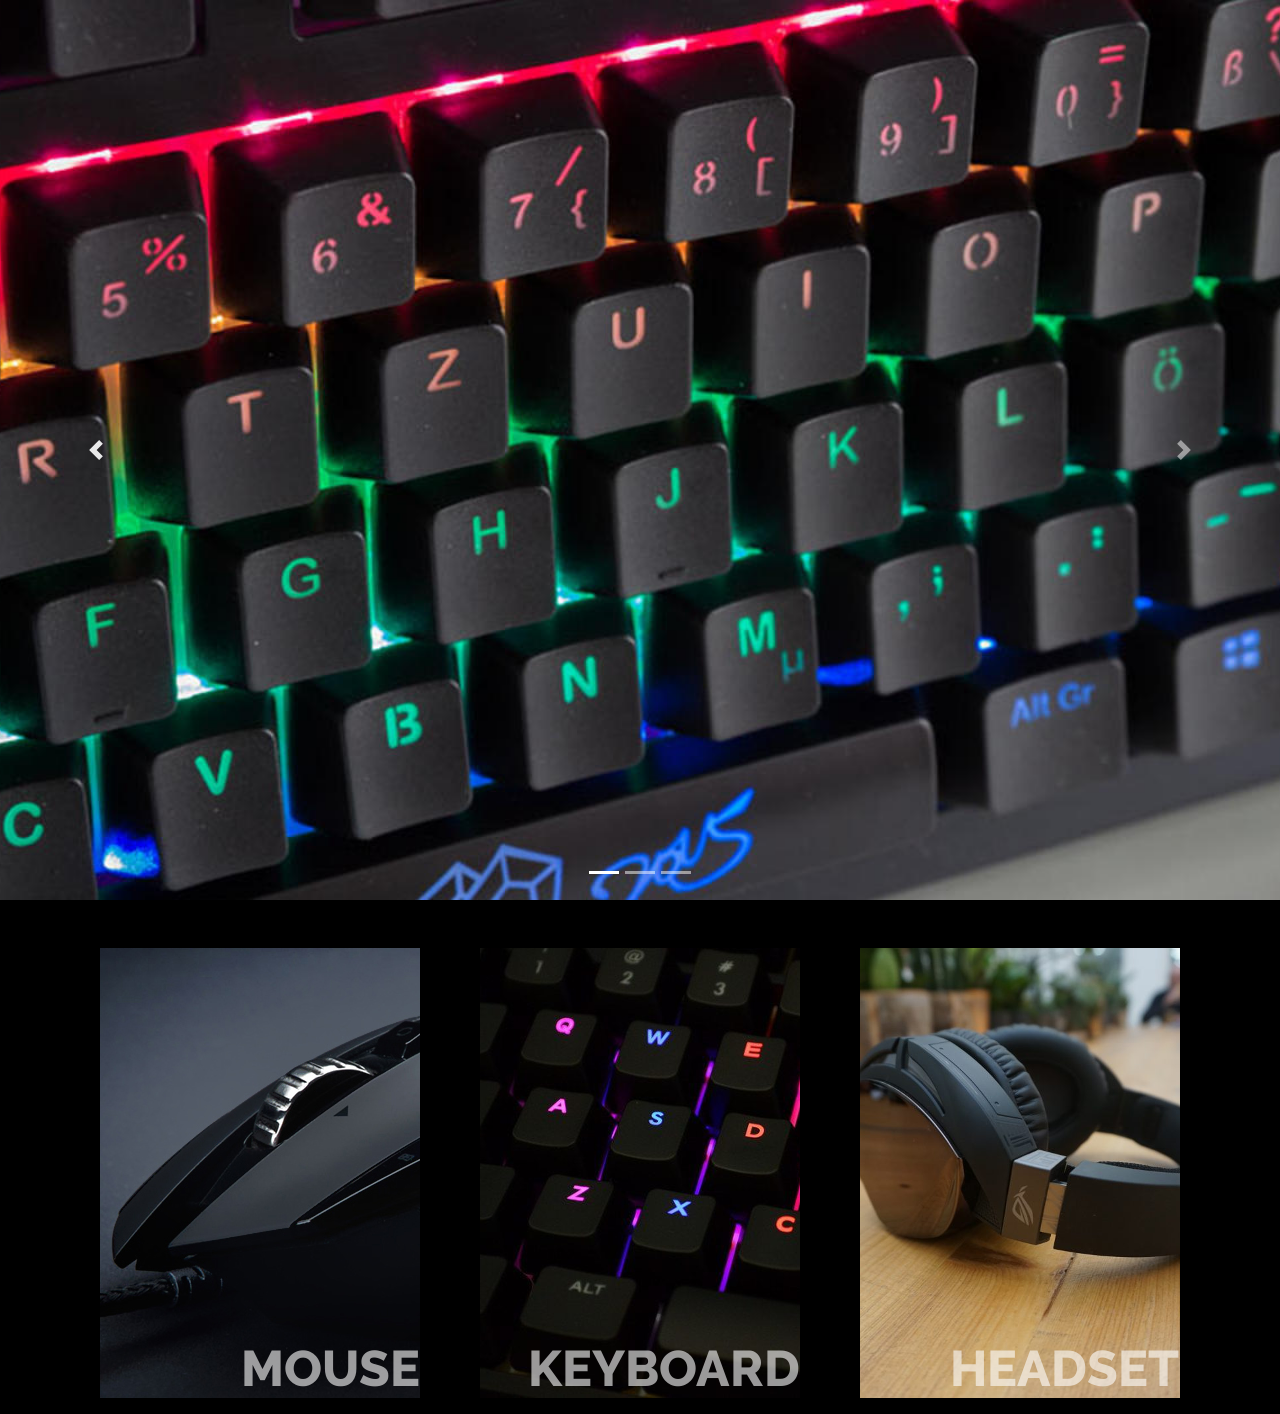
<file: index.html>
<!DOCTYPE html>
<html>

<head>
    <title>GGWP</title>
    <script src="https://code.jquery.com/jquery-3.3.1.js" integrity="sha256-2Kok7MbOyxpgUVvAk/HJ2jigOSYS2auK4Pfzbm7uH60=" crossorigin="anonymous"></script>
    <link rel="stylesheet" href="https://maxcdn.bootstrapcdn.com/bootstrap/4.0.0/css/bootstrap.min.css" integrity="sha384-Gn5384xqQ1aoWXA+058RXPxPg6fy4IWvTNh0E263XmFcJlSAwiGgFAW/dAiS6JXm"
        crossorigin="anonymous">
    <script src="https://maxcdn.bootstrapcdn.com/bootstrap/4.0.0/js/bootstrap.min.js" integrity="sha384-JZR6Spejh4U02d8jOt6vLEHfe/JQGiRRSQQxSfFWpi1MquVdAyjUar5+76PVCmYl"
        crossorigin="anonymous"></script>
    <link href="https://use.fontawesome.com/releases/v5.0.8/css/all.css" rel="stylesheet">
    <link href="https://fonts.googleapis.com/css?family=Raleway" rel="stylesheet">
    <script src="scripts/header_footer.js"></script>
    <link rel="stylesheet" href="styles/main.css">
    <link rel="stylesheet" href="styles/index.css">
</head>

<body>
    <div id="header"></div>
    <div id="homeCarousel" class="carousel slide" data-ride="carousel">
        <!-- Indicators -->
        <ol class="carousel-indicators">
            <li data-target="#homeCarousel" data-slide-to="0" class="active"></li>
            <li data-target="#homeCarousel" data-slide-to="1"></li>
            <li data-target="#homeCarousel" data-slide-to="2"></li>
        </ol>
        <!-- Content -->
        <div class="carousel-inner">
            <div class="carousel-item active">
                <div class="carousel-img" style="background-image: url('images/slide/s1.jpg')"></div>
            </div>
            <div class="carousel-item">
                <div class="carousel-img" style="background-image: url('images/slide/s2.jpg')"></div>
            </div>
            <div class="carousel-item">
                <div class="carousel-img" style="background-image: url('images/slide/s3.jpg')"></div>
            </div>
        </div>
        <!-- Controls -->
        <a class="carousel-control-prev" href="#homeCarousel" role="button" data-slide="prev">
            <span class="carousel-control-prev-icon"></span>
            <span class="sr-only">Previous</span>
        </a>
        <a class="carousel-control-next" href="#homeCarousel" role="button" data-slide="next">
            <span class="carousel-control-next-icon"></span>
            <span class="sr-only">Next</span>
        </a>
    </div>
    <div></div>
    <div class="container mt-5 mb-5">
        <div class="row text-center">
            <div class="col-md-4 col-12 pb-3">
                <a href="products.html?category=Mouse">
                    <img src="images/home/mouse.png">
                </a>
            </div>
            <div class="col-md-4 col-12 pb-3">
                <a href="products.html?category=Keyboard">
                    <img src="images/home/keyboard.png">
                </a>
            </div>
            <div class="col-md-4 col-12 pb-3">
                <a href="products.html?category=Headset">
                    <img src="images/home/headset.png">
                </a>
            </div>
        </div>
    </div>
    <div id="footer"></div>
</body>

</html>
</file>
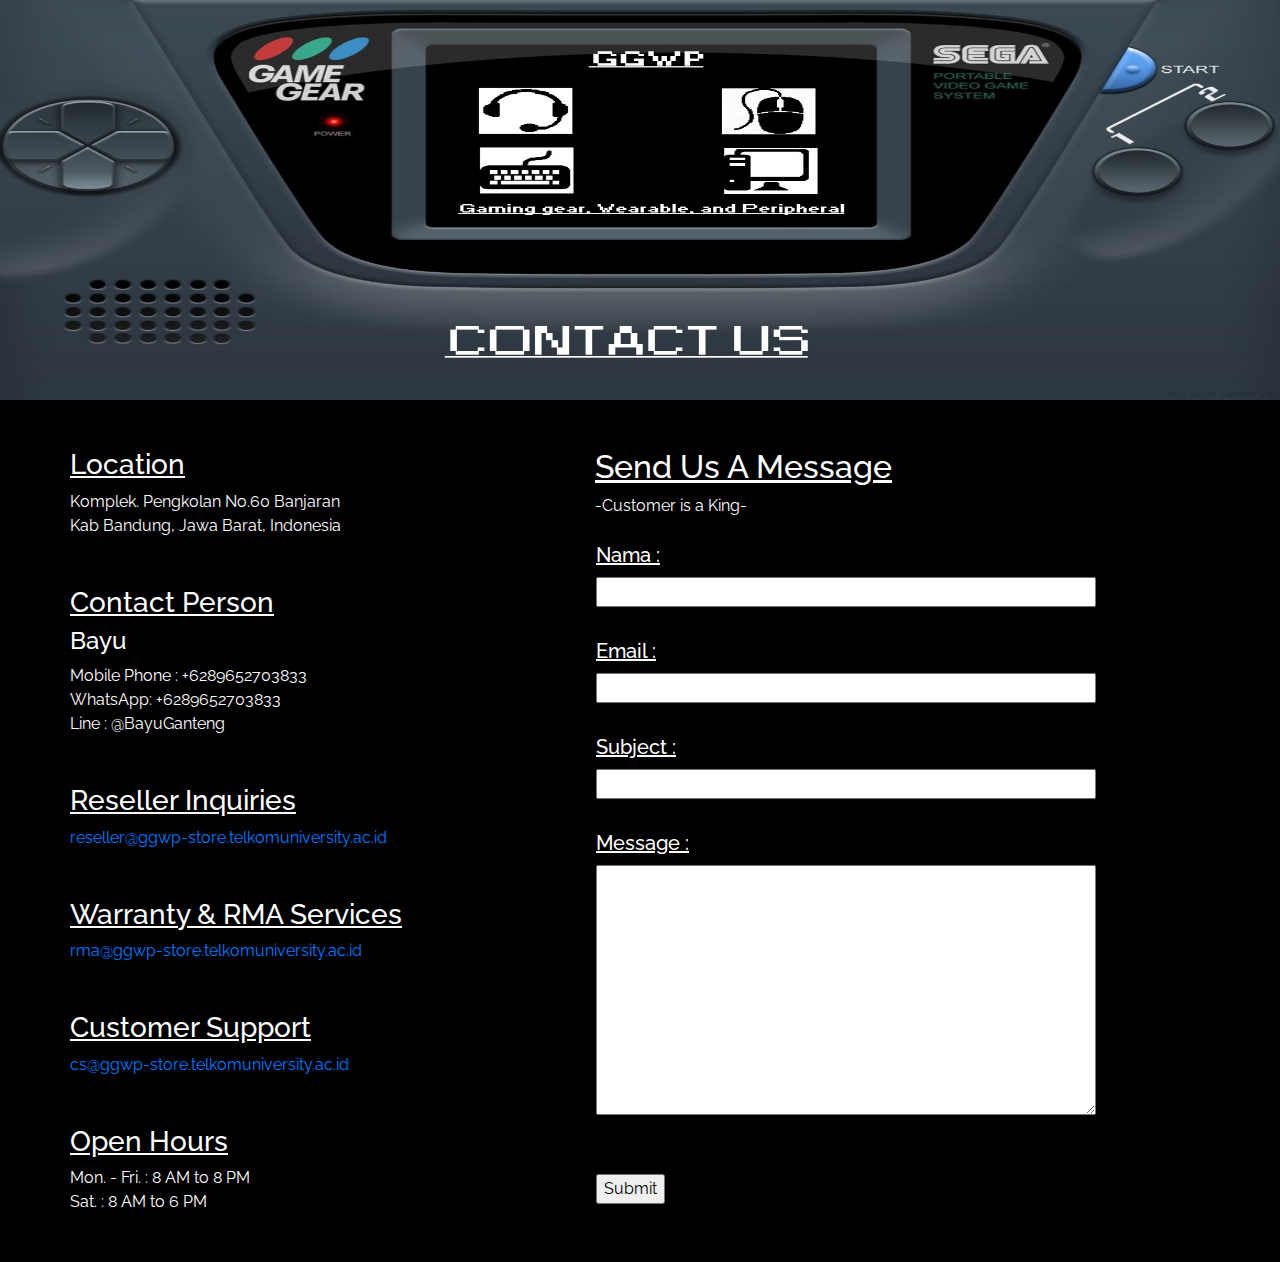
<file: contacts.html>
<!DOCTYPE html>
<html>

<head>
    <title>GGWP</title>
    <script src="https://code.jquery.com/jquery-3.3.1.js" integrity="sha256-2Kok7MbOyxpgUVvAk/HJ2jigOSYS2auK4Pfzbm7uH60=" crossorigin="anonymous"></script>
    <link rel="stylesheet" href="https://maxcdn.bootstrapcdn.com/bootstrap/4.0.0/css/bootstrap.min.css" integrity="sha384-Gn5384xqQ1aoWXA+058RXPxPg6fy4IWvTNh0E263XmFcJlSAwiGgFAW/dAiS6JXm"
        crossorigin="anonymous">
    <script src="https://maxcdn.bootstrapcdn.com/bootstrap/4.0.0/js/bootstrap.min.js" integrity="sha384-JZR6Spejh4U02d8jOt6vLEHfe/JQGiRRSQQxSfFWpi1MquVdAyjUar5+76PVCmYl"
        crossorigin="anonymous"></script>
    <link href="https://use.fontawesome.com/releases/v5.0.8/css/all.css" rel="stylesheet">
    <link href="https://fonts.googleapis.com/css?family=Raleway" rel="stylesheet">
    <script src="scripts/header_footer.js"></script>
    <link rel="stylesheet" href="styles/main.css">
    <link rel="stylesheet" href="styles/contacts.css">
</head>

<body>
    <div id="header"></div>
    <div class="row">
        <img class="bg1" src="images/contacts/bg1.jpg">
    </div>
    <div class="container mt-5 mb-5">
        <div class="row">
            <!--Konten-->
            <div class="col-lg-5">
                <!--Konten Kiri-->
                <div class="row">
                    <h3>
                        <u>Location</u>
                    </h3>
                </div>
                <div class="row">
                    Komplek. Pengkolan No.60 Banjaran
                    <br> Kab Bandung, Jawa Barat, Indonesia
                </div>
                <br>
                <br>
                <div class="row">
                    <h3>
                        <u>Contact Person</u>
                    </h3>
                </div>
                <div class="row">
                    <h4>Bayu</h4>
                </div>
                <div class="row">
                    Mobile Phone : +6289652703833
                </div>
                <div class="row">
                    WhatsApp: +6289652703833
                </div>
                <div class="row">
                    Line : @BayuGanteng
                </div>
                <br>
                <br>
                <div class="row">
                    <h3>
                        <u>Reseller Inquiries</u>
                    </h3>
                </div>
                <div class="row">
                    <a href="#">reseller@ggwp-store.telkomuniversity.ac.id</a>
                </div>
                <br>
                <br>
                <div class="row">
                    <h3>
                        <u>Warranty & RMA Services</u>
                    </h3>
                </div>
                <div class="row">
                    <a href="#">rma@ggwp-store.telkomuniversity.ac.id</a>
                </div>
                <br>
                <br>
                <div class="row">
                    <h3>
                        <u>Customer Support</u>
                    </h3>
                </div>
                <div class="row">
                    <a href="#">cs@ggwp-store.telkomuniversity.ac.id</a>
                </div>
                <br>
                <br>
                <div class="row">
                    <h3>
                        <u>Open Hours</u>
                    </h3>
                </div>
                <div class="row">
                    Mon. - Fri. : 8 AM to 8 PM
                </div>
                <div class="row">
                    Sat. : 8 AM to 6 PM
                </div>
            </div>
            <div class="col-lg-7" id="kanan">
                <!--Konten Kanan-->
                <h2>
                    <u>Send Us A Message</u>
                </h2>
                -Customer is a King-
                <br>
                <br>
                <table>
                    <form>
                        <tr>
                            <td>
                                <h5>
                                    <u>Nama : </u>
                                </h5>
                            </td>
                        </tr>
                        <tr>
                            <td>
                                <input type="text" class="ipt1">
                            </td>
                        </tr>
                        <tr>
                            <td>
                                <h5>
                                    <u>Email : </u>
                                </h5>
                            </td>
                        </tr>
                        <tr>
                            <td>
                                <input type="text" class="ipt1">
                            </td>
                        </tr>
                        <tr>
                            <td>
                                <h5>
                                    <u>Subject : </u>
                                </h5>
                            </td>
                        </tr>
                        <tr>
                            <td>
                                <input type="text" class="ipt1">
                            </td>
                        </tr>
                        <tr>
                            <td>
                                <h5>
                                    <u>Message : </u>
                                </h5>
                            </td>
                        </tr>
                        <tr>
                            <td>
                                <textarea class="ipt2"></textarea>
                            </td>
                        </tr>
                        <tr>
                            <td>
                                <input type="button" class="submit" value="Submit">
                            </td>
                        </tr>
                    </form>
                </table>
            </div>
        </div>
    </div>
    <div id="footer"></div>
</body>

</html>
</file>
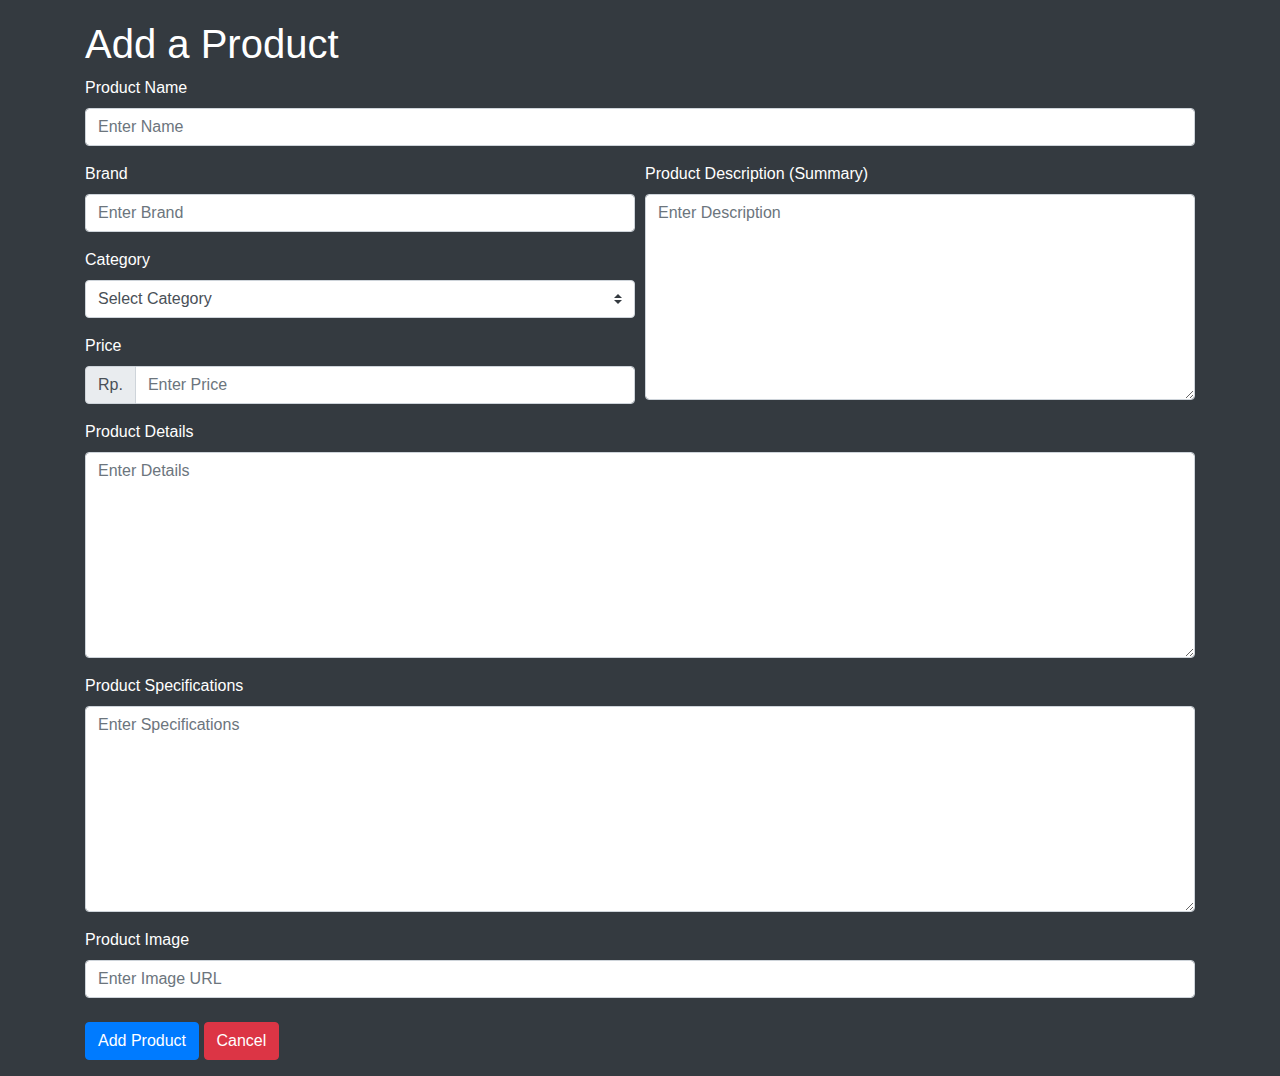
<file: product_manager_add.html>
<!DOCTYPE html>
<html>

<head>
    <title>GGWP | Add a Product</title>
    <script src="https://code.jquery.com/jquery-3.3.1.js" integrity="sha256-2Kok7MbOyxpgUVvAk/HJ2jigOSYS2auK4Pfzbm7uH60=" crossorigin="anonymous"></script>
    <link rel="stylesheet" href="https://maxcdn.bootstrapcdn.com/bootstrap/4.0.0/css/bootstrap.min.css" integrity="sha384-Gn5384xqQ1aoWXA+058RXPxPg6fy4IWvTNh0E263XmFcJlSAwiGgFAW/dAiS6JXm"
        crossorigin="anonymous">
    <script src="https://maxcdn.bootstrapcdn.com/bootstrap/4.0.0/js/bootstrap.min.js" integrity="sha384-JZR6Spejh4U02d8jOt6vLEHfe/JQGiRRSQQxSfFWpi1MquVdAyjUar5+76PVCmYl"
        crossorigin="anonymous"></script>
    <script src="Scripts/insert-product.js"></script>
    <link rel="stylesheet" href="product_manager.css">
</head>

<body class="bg-dark text-white">
    <div class="container">
        <h1>Add a Product</h1>
        <form class="mb-3">
            <div class="form-group">
                <label for="productNameInput">Product Name</label>
                <input type="text" class="form-control" id="productNameInput" placeholder="Enter Name">
            </div>
            <div class="form-row">
                <div class="col-md-6 col-xs-12">
                    <div class="form-group">
                        <label for="brandInput">Brand</label>
                        <input type="text" class="form-control" id="brandInput" placeholder="Enter Brand">
                    </div>
                    <div class="form-group">
                        <label for="categoryInput">Category</label>
                        <select class="custom-select" id="categoryInput">
                            <option value="0" selected>Select Category</option>
                            <option value="Keyboard">Keyboard</option>
                            <option value="Mouse">Mouse</option>
                            <option value="Gamepad">Gamepad</option>
                            <option value="Headset">Headset</option>
                            <option value="Accessories">Accessories</option>
                            <option value="Miscellaneous">Miscellaneous</option>
                        </select>
                    </div>
                    <div class="form-group">
                        <label for="priceInput">Price</label>
                        <div class="input-group">
                            <div class="input-group-prepend">
                                <span class="input-group-text">Rp.</span>
                            </div>
                            <input type="number" class="form-control" id="priceInput" placeholder="Enter Price">
                        </div>
                    </div>
                </div>
                <div class="form-group col-md-6 col-xs-12">
                    <label for="descriptionInput">Product Description (Summary)</label>
                    <textarea class="form-control" id="descriptionInput" rows="8" placeholder="Enter Description"></textarea>
                </div>
            </div>
            <div class="form-group">
                <label for="detailsInput">Product Details</label>
                <textarea class="form-control" id="detailsInput" rows="8" placeholder="Enter Details"></textarea>
            </div>
            <div class="form-group">
                <label for="specificationsInput">Product Specifications</label>
                <textarea class="form-control" id="specificationsInput" rows="8" placeholder="Enter Specifications"></textarea>
            </div>
            <div class="form-group">
                <label for="imagesInput">Product Image</label>
                <input type="url" class="form-control" id="imagesInput" placeholder="Enter Image URL">
            </div>
            <button type="button" class="btn btn-primary mt-2" onclick="addBarang()">Add Product</button>
            <a href="product_manager.html"><button type="button" class="btn btn-danger mt-2">Cancel</button></a>
        </form>
    </div>
</body>

</html>
</file>
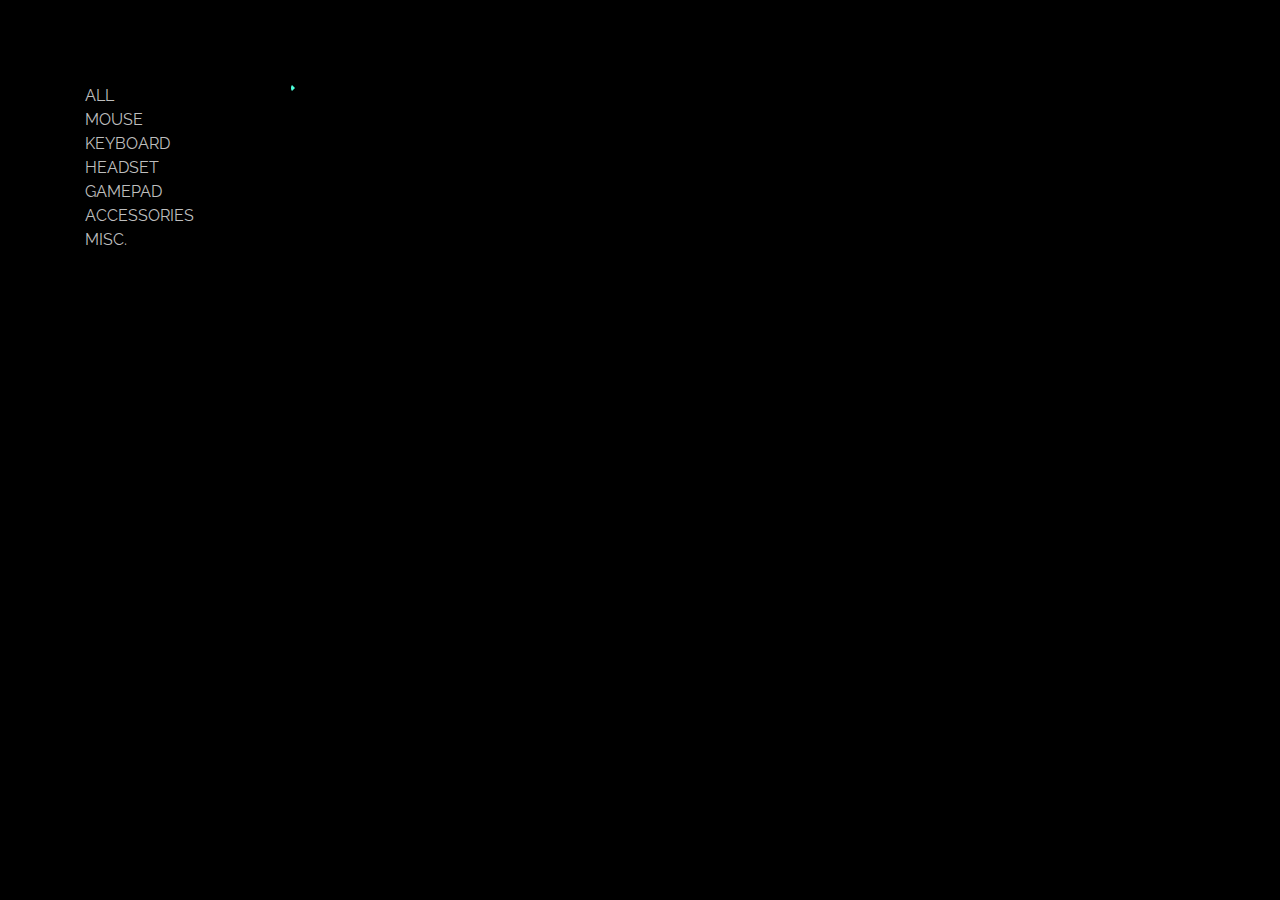
<file: products.html>
<!DOCTYPE html>
<html>

<head>
    <title>GGWP</title>
    <script src="https://code.jquery.com/jquery-3.3.1.js" integrity="sha256-2Kok7MbOyxpgUVvAk/HJ2jigOSYS2auK4Pfzbm7uH60=" crossorigin="anonymous"></script>
    <link rel="stylesheet" href="https://maxcdn.bootstrapcdn.com/bootstrap/4.0.0/css/bootstrap.min.css" integrity="sha384-Gn5384xqQ1aoWXA+058RXPxPg6fy4IWvTNh0E263XmFcJlSAwiGgFAW/dAiS6JXm"
        crossorigin="anonymous">
    <script src="https://maxcdn.bootstrapcdn.com/bootstrap/4.0.0/js/bootstrap.min.js" integrity="sha384-JZR6Spejh4U02d8jOt6vLEHfe/JQGiRRSQQxSfFWpi1MquVdAyjUar5+76PVCmYl"
        crossorigin="anonymous"></script>
    <link href="https://use.fontawesome.com/releases/v5.0.8/css/all.css" rel="stylesheet">
    <link href="https://fonts.googleapis.com/css?family=Raleway" rel="stylesheet">
    <link rel="stylesheet" href="styles/perels.css">
    <link rel="stylesheet" href="styles/main.css">
    <link href="https://use.fontawesome.com/releases/v5.0.8/css/all.css" rel="stylesheet">
    <link href="https://fonts.googleapis.com/css?family=Raleway" rel="stylesheet">
    <script src="plugins/number-format/jquery.number.js"></script>
    <script src="scripts/header_footer.js"></script>
    <script src="scripts/products.js"></script>
</head>

<body>
    <div id="header"></div>
    <div class="container mb-5" style="margin-top:84px;">
        <div class="row">
            <div class="col-md-2 col-xs-12">
                <ul class="list-group justify-content-center" style="list-style:none;">
                    <li class="button bg-transparent" onclick="filter('none')"><a href="#" class="list-text">ALL</a></li>
                    <li class="button bg-transparent" onclick="filter('Mouse')"><a href="#" class="list-text">MOUSE</a></li>
                    <li class="button bg-transparent" onclick="filter('Keyboard')"><a href="#" class="list-text">KEYBOARD</a></li>
                    <li class="button bg-transparent" onclick="filter('Headset')"><a href="#" class="list-text">HEADSET</a></li>
                    <li class="button bg-transparent" onclick="filter('Gamepad')"><a href="#" class="list-text">GAMEPAD</a></li>
                    <li class="button bg-transparent" onclick="filter('Accessories')"><a href="#" class="list-text">ACCESSORIES</a></li>
                    <li class="button bg-transparent" onclick="filter('Miscellaneous')"><a href="#" class="list-text">MISC.</a></li>
                </ul>
            </div>
            <div class="col-md-10 col-xs-12">
                <div class="card cardp">
                    <div class="row" id="productsRow">
                    </div>
                </div>
            </div>                       
        </div>
    </div>
    <div id="footer"></div>
</body>

</html>
</file>
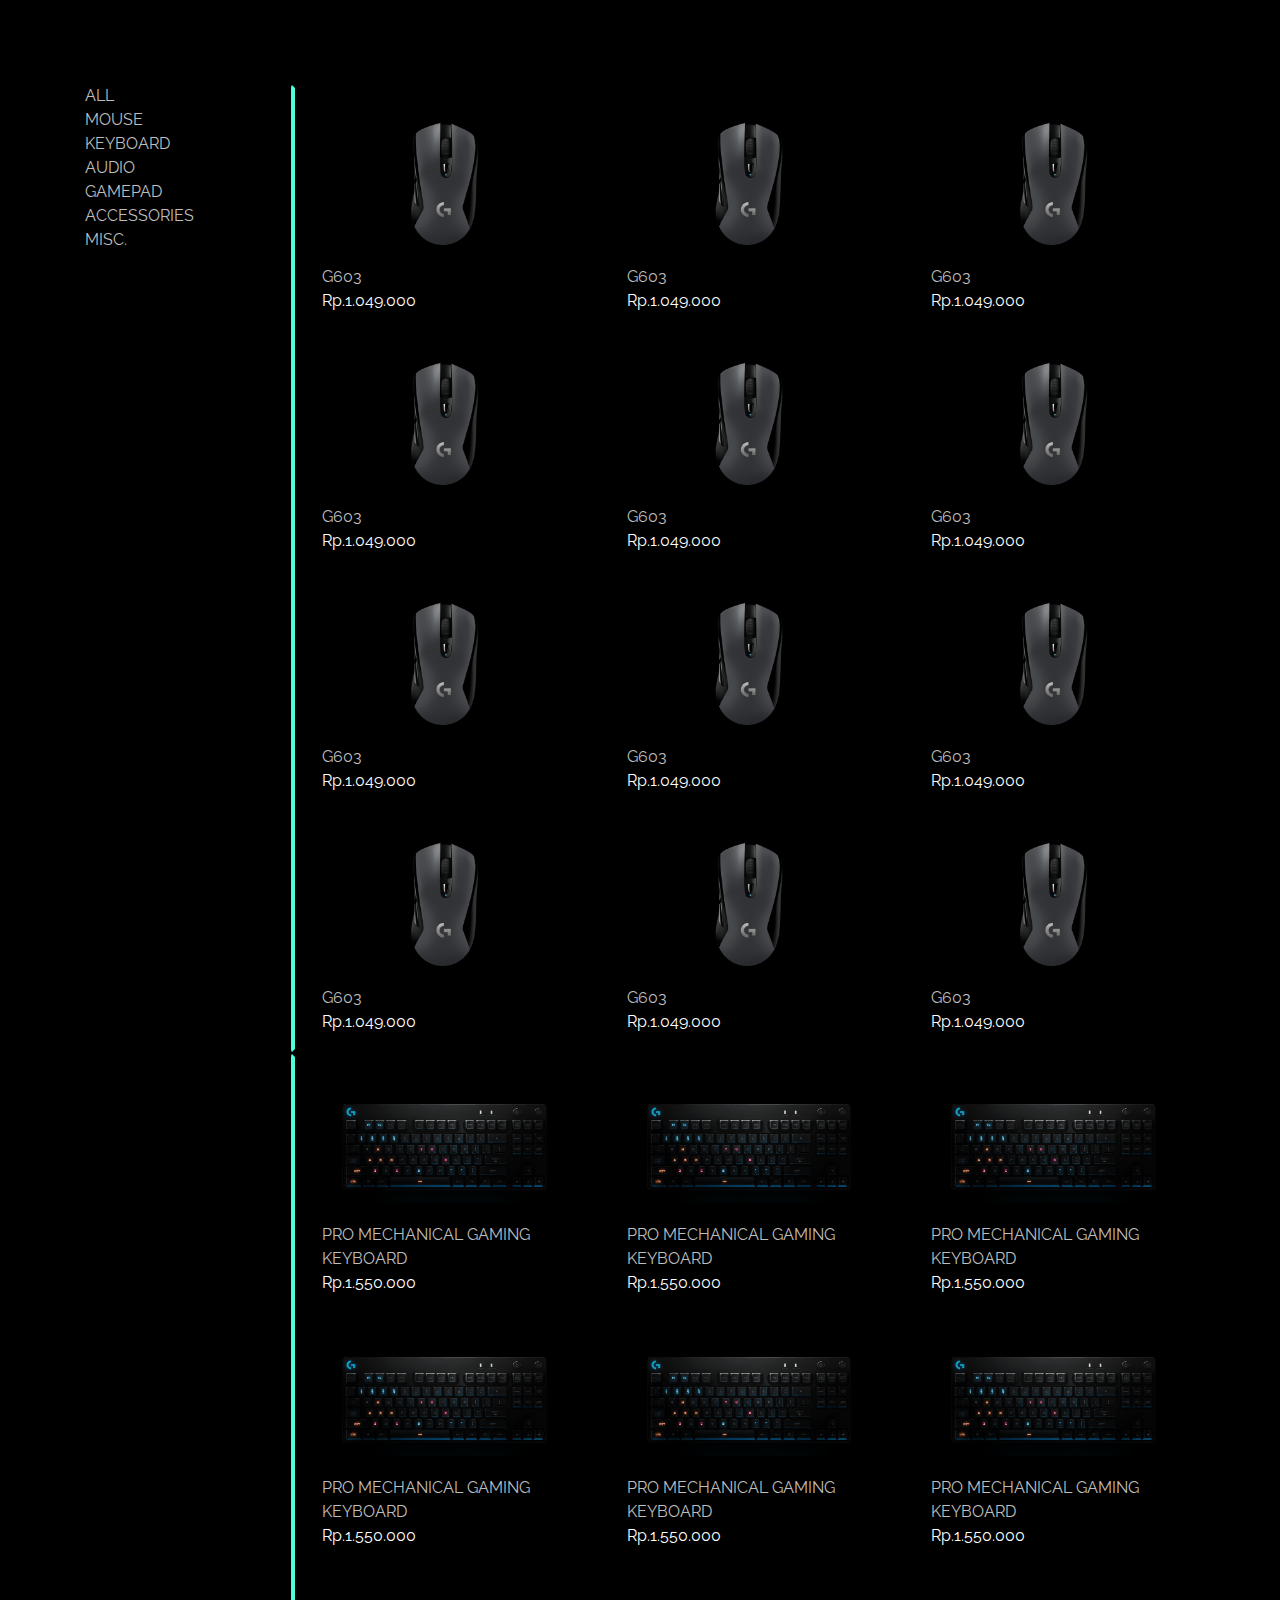
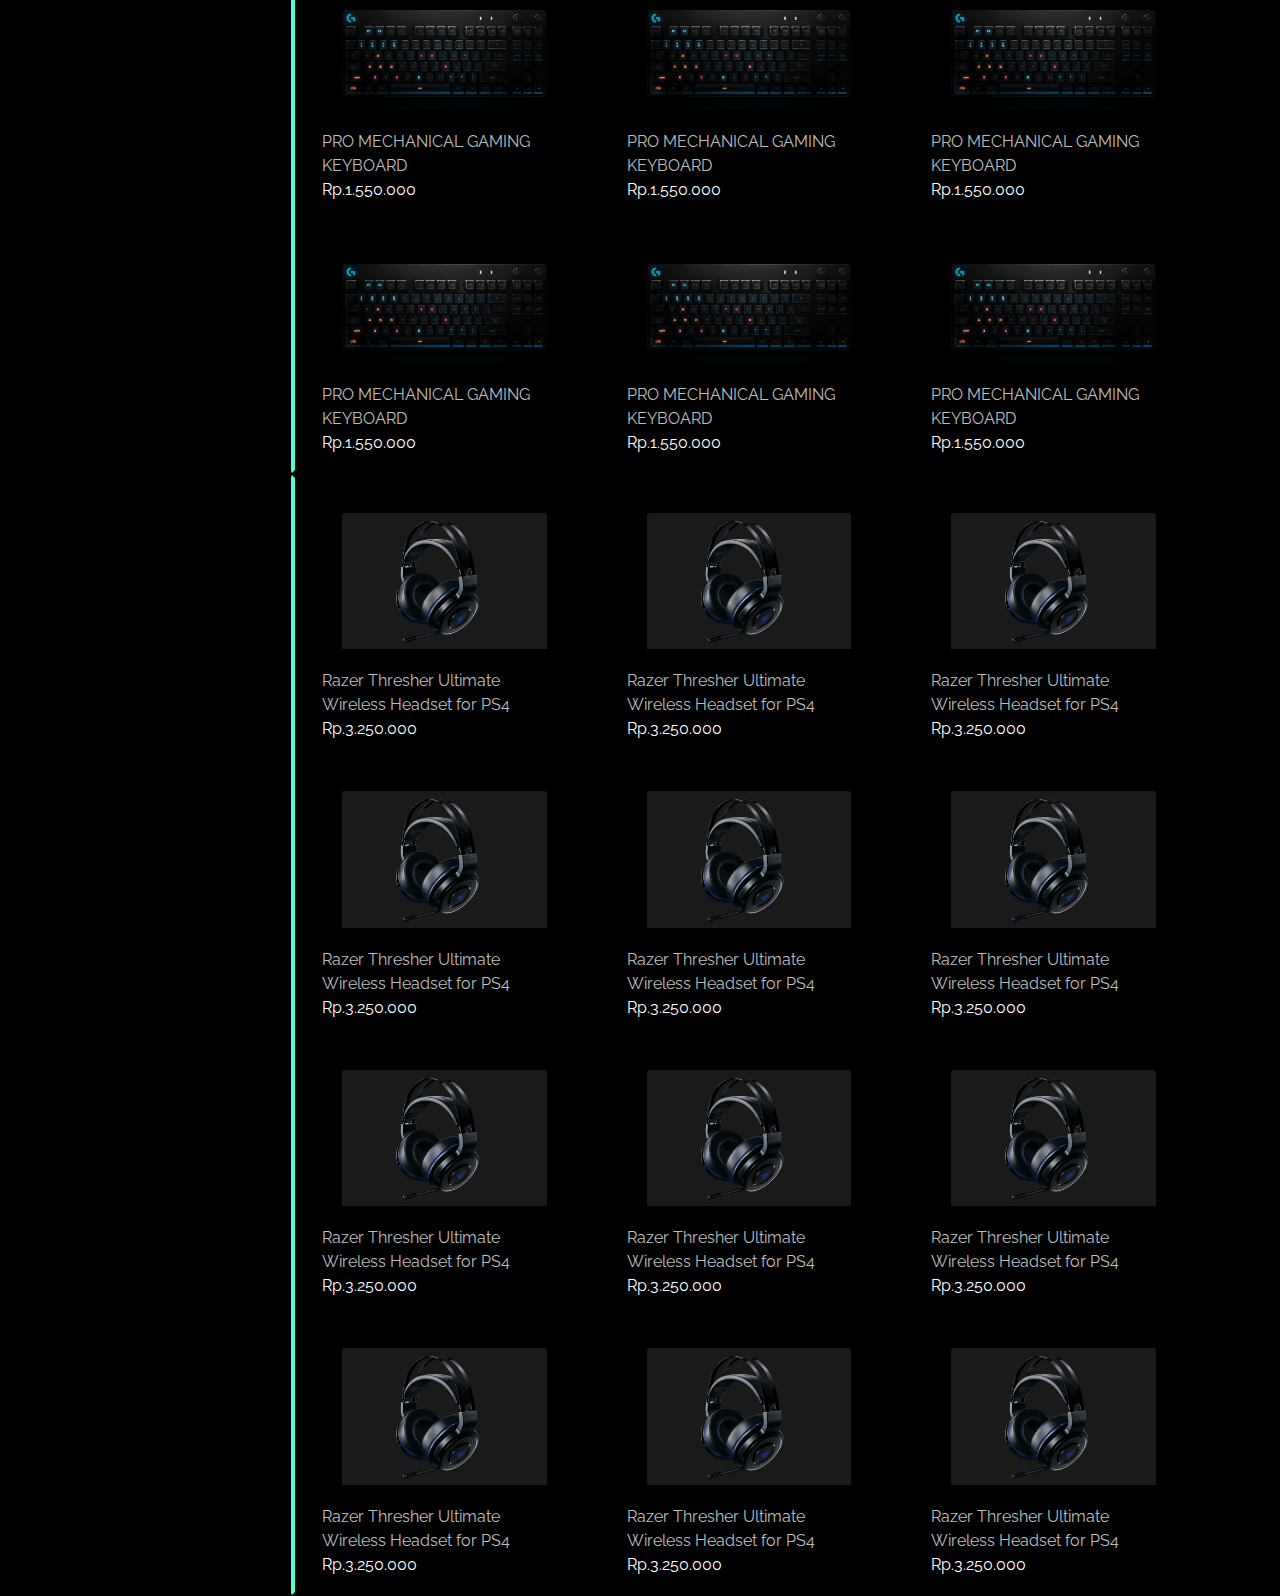
<file: sample.html>
<!DOCTYPE html>
<html>

<head>
    <title>GGWP</title>
    <script src="https://code.jquery.com/jquery-3.3.1.js" integrity="sha256-2Kok7MbOyxpgUVvAk/HJ2jigOSYS2auK4Pfzbm7uH60=" crossorigin="anonymous"></script>
    <link rel="stylesheet" href="https://maxcdn.bootstrapcdn.com/bootstrap/4.0.0/css/bootstrap.min.css" integrity="sha384-Gn5384xqQ1aoWXA+058RXPxPg6fy4IWvTNh0E263XmFcJlSAwiGgFAW/dAiS6JXm"
        crossorigin="anonymous">
    <script src="https://maxcdn.bootstrapcdn.com/bootstrap/4.0.0/js/bootstrap.min.js" integrity="sha384-JZR6Spejh4U02d8jOt6vLEHfe/JQGiRRSQQxSfFWpi1MquVdAyjUar5+76PVCmYl"
        crossorigin="anonymous"></script>
    <link href="https://use.fontawesome.com/releases/v5.0.8/css/all.css" rel="stylesheet">
    <link href="https://fonts.googleapis.com/css?family=Raleway" rel="stylesheet">
    <link rel="stylesheet" href="perels.css">
    <link rel="stylesheet" href="styles/main.css">
    <link href="https://use.fontawesome.com/releases/v5.0.8/css/all.css" rel="stylesheet">
    <link href="https://fonts.googleapis.com/css?family=Raleway" rel="stylesheet">
    <script src="scripts/header_footer.js"></script>
</head>

<body>
    <div id="header"></div>
    <div class="container" style="margin-top:84px;">
        <div class="row">
            <div class="col-md-2 col-xs-12">
                <ul class="list-group justify-content-center" style="list-style:none;">
                    <li class="button bg-transparent" onclick=""><a href="#" class="list-text">ALL</a></li>
                    <li class="button bg-transparent" onclick=""><a href="#" class="list-text">MOUSE</a></li>
                    <li class="button bg-transparent" onclick=""><a href="#" class="list-text">KEYBOARD</a></li>
                    <li class="button bg-transparent" onclick=""><a href="#" class="list-text">AUDIO</a></li>
                    <li class="button bg-transparent" onclick=""><a href="#" class="list-text">GAMEPAD</a></li>
                    <li class="button bg-transparent" onclick=""><a href="#" class="list-text">ACCESSORIES</a></li>
                    <li class="button bg-transparent" onclick=""><a href="#" class="list-text">MISC.</a></li>
                </ul>
            </div>
            <div class="col-md-10 col-xs-12">
                <div class="card cardp">
                    <div class="row">
                        <div class="col-sm-4 ">
                            <div class="card carding zoom">
                                <div class="card-body">
                                    <img class="card-img-top" src="mouse/mouse (1).png" alt="Card image cap">
                                </div>
                                <a href="#" class="card-link cardtext">G603</a>
                                <div class="item-price">Rp.1.049.000</div>
                            </div>
                        </div>
                        <div class="col-sm-4 ">
                            <div class="card carding zoom">
                                <div class="card-body">
                                    <img class="card-img-top" src="mouse/mouse (1).png" alt="Card image cap">
                                </div>
                                <a href="#" class="card-link cardtext">G603</a>
                                <div class="item-price">Rp.1.049.000</div>
                            </div>
                        </div>
                        <div class="col-sm-4 ">
                            <div class="card carding zoom">
                                <div class="card-body">
                                    <img class="card-img-top" src="mouse/mouse (1).png" alt="Card image cap">
                                </div>
                                <a href="#" class="card-link cardtext">G603</a>
                                <div class="item-price">Rp.1.049.000</div>
                            </div>
                        </div>
                    </div>
                    <div class="row">
                        <div class="col-sm-4 ">
                            <div class="card carding zoom">
                                <div class="card-body">
                                    <img class="card-img-top" src="mouse/mouse (1).png" alt="Card image cap">
                                </div>
                                <a href="#" class="card-link cardtext">G603</a>
                                <div class="item-price">Rp.1.049.000</div>
                            </div>
                        </div>
                        <div class="col-sm-4 ">
                            <div class="card carding zoom">
                                <div class="card-body">
                                    <img class="card-img-top" src="mouse/mouse (1).png" alt="Card image cap">
                                </div>
                                <a href="#" class="card-link cardtext">G603</a>
                                <div class="item-price">Rp.1.049.000</div>
                            </div>
                        </div>
                        <div class="col-sm-4 ">
                            <div class="card carding zoom">
                                <div class="card-body">
                                    <img class="card-img-top" src="mouse/mouse (1).png" alt="Card image cap">
                                </div>
                                <a href="#" class="card-link cardtext">G603</a>
                                <div class="item-price">Rp.1.049.000</div>
                            </div>
                        </div>
                    </div>
                    <div class="row">
                        <div class="col-sm-4 ">
                            <div class="card carding zoom">
                                <div class="card-body">
                                    <img class="card-img-top" src="mouse/mouse (1).png" alt="Card image cap">
                                </div>
                                <a href="#" class="card-link cardtext">G603</a>
                                <div class="item-price">Rp.1.049.000</div>
                            </div>
                        </div>
                        <div class="col-sm-4 ">
                            <div class="card carding zoom">
                                <div class="card-body">
                                    <img class="card-img-top" src="mouse/mouse (1).png" alt="Card image cap">
                                </div>
                                <a href="#" class="card-link cardtext">G603</a>
                                <div class="item-price">Rp.1.049.000</div>
                            </div>
                        </div>
                        <div class="col-sm-4 ">
                            <div class="card carding zoom">
                                <div class="card-body">
                                    <img class="card-img-top" src="mouse/mouse (1).png" alt="Card image cap">
                                </div>
                                <a href="#" class="card-link cardtext">G603</a>
                                <div class="item-price">Rp.1.049.000</div>
                            </div>
                        </div>
                    </div>
                    <div class="row">
                        <div class="col-sm-4 ">
                            <div class="card carding zoom">
                                <div class="card-body">
                                    <img class="card-img-top" src="mouse/mouse (1).png" alt="Card image cap">
                                </div>
                                <a href="#" class="card-link cardtext">G603</a>
                                <div class="item-price">Rp.1.049.000</div>
                            </div>
                        </div>
                        <div class="col-sm-4 ">
                            <div class="card carding zoom">
                                <div class="card-body">
                                    <img class="card-img-top" src="mouse/mouse (1).png" alt="Card image cap">
                                </div>
                                <a href="#" class="card-link cardtext">G603</a>
                                <div class="item-price">Rp.1.049.000</div>
                            </div>
                        </div>
                        <div class="col-sm-4 ">
                            <div class="card carding zoom">
                                <div class="card-body">
                                    <img class="card-img-top" src="mouse/mouse (1).png" alt="Card image cap">
                                </div>
                                <a href="#" class="card-link cardtext">G603</a>
                                <div class="item-price">Rp.1.049.000</div>
                            </div>
                        </div>
                    </div>
                </div>
                <div class="card cardp">
                    <div class="row">
                        <div class="col-sm-4 ">
                            <div class="card carding zoom">
                                <div class="card-body">
                                    <img class="card-img-top" src="keyboard/pro-tenkeyless-gaming-keyboard.png" alt="Card image cap">
                                </div>
                                <a href="#" class="card-link cardtext">PRO MECHANICAL GAMING KEYBOARD</a>
                                <div class="item-price">Rp.1.550.000</div>
                            </div>
                        </div>
                        <div class="col-sm-4 ">
                            <div class="card carding zoom">
                                <div class="card-body">
                                    <img class="card-img-top" src="keyboard/pro-tenkeyless-gaming-keyboard.png" alt="Card image cap">
                                </div>
                                <a href="#" class="card-link cardtext">PRO MECHANICAL GAMING KEYBOARD</a>
                                <div class="item-price">Rp.1.550.000</div>
                            </div>
                        </div>
                        <div class="col-sm-4 ">
                            <div class="card carding zoom">
                                <div class="card-body">
                                    <img class="card-img-top" src="keyboard/pro-tenkeyless-gaming-keyboard.png" alt="Card image cap">
                                </div>
                                <a href="#" class="card-link cardtext">PRO MECHANICAL GAMING KEYBOARD</a>
                                <div class="item-price">Rp.1.550.000</div>
                            </div>
                        </div>
                    </div>
                    <div class="row">
                        <div class="col-sm-4 ">
                            <div class="card carding zoom">
                                <div class="card-body">
                                    <img class="card-img-top" src="keyboard/pro-tenkeyless-gaming-keyboard.png" alt="Card image cap">
                                </div>
                                <a href="#" class="card-link cardtext">PRO MECHANICAL GAMING KEYBOARD</a>
                                <div class="item-price">Rp.1.550.000</div>
                            </div>
                        </div>
                        <div class="col-sm-4 ">
                            <div class="card carding zoom">
                                <div class="card-body">
                                    <img class="card-img-top" src="keyboard/pro-tenkeyless-gaming-keyboard.png" alt="Card image cap">
                                </div>
                                <a href="#" class="card-link cardtext">PRO MECHANICAL GAMING KEYBOARD</a>
                                <div class="item-price">Rp.1.550.000</div>
                            </div>
                        </div>
                        <div class="col-sm-4 ">
                            <div class="card carding zoom">
                                <div class="card-body">
                                    <img class="card-img-top" src="keyboard/pro-tenkeyless-gaming-keyboard.png" alt="Card image cap">
                                </div>
                                <a href="#" class="card-link cardtext">PRO MECHANICAL GAMING KEYBOARD</a>
                                <div class="item-price">Rp.1.550.000</div>
                            </div>
                        </div>
                    </div>
                    <div class="row">
                        <div class="col-sm-4 ">
                            <div class="card carding zoom">
                                <div class="card-body">
                                    <img class="card-img-top" src="keyboard/pro-tenkeyless-gaming-keyboard.png" alt="Card image cap">
                                </div>
                                <a href="#" class="card-link cardtext">PRO MECHANICAL GAMING KEYBOARD</a>
                                <div class="item-price">Rp.1.550.000</div>
                            </div>
                        </div>
                        <div class="col-sm-4 ">
                            <div class="card carding zoom">
                                <div class="card-body">
                                    <img class="card-img-top" src="keyboard/pro-tenkeyless-gaming-keyboard.png" alt="Card image cap">
                                </div>
                                <a href="#" class="card-link cardtext">PRO MECHANICAL GAMING KEYBOARD</a>
                                <div class="item-price">Rp.1.550.000</div>
                            </div>
                        </div>
                        <div class="col-sm-4 ">
                            <div class="card carding zoom">
                                <div class="card-body">
                                    <img class="card-img-top" src="keyboard/pro-tenkeyless-gaming-keyboard.png" alt="Card image cap">
                                </div>
                                <a href="#" class="card-link cardtext">PRO MECHANICAL GAMING KEYBOARD</a>
                                <div class="item-price">Rp.1.550.000</div>
                            </div>
                        </div>
                    </div>
                    <div class="row">
                        <div class="col-sm-4 ">
                            <div class="card carding zoom">
                                <div class="card-body">
                                    <img class="card-img-top" src="keyboard/pro-tenkeyless-gaming-keyboard.png" alt="Card image cap">
                                </div>
                                <a href="#" class="card-link cardtext">PRO MECHANICAL GAMING KEYBOARD</a>
                                <div class="item-price">Rp.1.550.000</div>
                            </div>
                        </div>
                        <div class="col-sm-4 ">
                            <div class="card carding zoom">
                                <div class="card-body">
                                    <img class="card-img-top" src="keyboard/pro-tenkeyless-gaming-keyboard.png" alt="Card image cap">
                                </div>
                                <a href="#" class="card-link cardtext">PRO MECHANICAL GAMING KEYBOARD</a>
                                <div class="item-price">Rp.1.550.000</div>
                            </div>
                        </div>
                        <div class="col-sm-4 ">
                            <div class="card carding zoom">
                                <div class="card-body">
                                    <img class="card-img-top" src="keyboard/pro-tenkeyless-gaming-keyboard.png" alt="Card image cap">
                                </div>
                                <a href="#" class="card-link cardtext">PRO MECHANICAL GAMING KEYBOARD</a>
                                <div class="item-price">Rp.1.550.000</div>
                            </div>
                        </div>
                    </div> 
                </div>
                <div class="card cardp">
                    <div class="row" >
                        <div class="col-sm-4 ">
                            <div class="card carding zoom">
                                <div class="card-body">
                                    <img class="card-img-top" src="audio/Razer-Thresher-Ultimate-Wireless-Headset-for-PS4.png" alt="Card image cap">
                                </div>
                                <a href="#" class="card-link cardtext">Razer Thresher Ultimate Wireless Headset for PS4</a>
                                <div class="item-price">Rp.3.250.000</div>
                            </div>
                        </div><div class="col-sm-4 ">
                            <div class="card carding zoom">
                                <div class="card-body">
                                    <img class="card-img-top" src="audio/Razer-Thresher-Ultimate-Wireless-Headset-for-PS4.png" alt="Card image cap">
                                </div>
                                <a href="#" class="card-link cardtext">Razer Thresher Ultimate Wireless Headset for PS4</a>
                                <div class="item-price">Rp.3.250.000</div>
                            </div>
                        </div>
                        <div class="col-sm-4 ">
                            <div class="card carding zoom">
                                <div class="card-body">
                                    <img class="card-img-top" src="audio/Razer-Thresher-Ultimate-Wireless-Headset-for-PS4.png" alt="Card image cap">
                                </div>
                                <a href="#" class="card-link cardtext">Razer Thresher Ultimate Wireless Headset for PS4</a>
                                <div class="item-price">Rp.3.250.000</div>
                            </div>
                        </div>
                    </div>
                    <div class="row" >
                        <div class="col-sm-4 ">
                            <div class="card carding zoom">
                                <div class="card-body">
                                    <img class="card-img-top" src="audio/Razer-Thresher-Ultimate-Wireless-Headset-for-PS4.png" alt="Card image cap">
                                </div>
                                <a href="#" class="card-link cardtext">Razer Thresher Ultimate Wireless Headset for PS4</a>
                                <div class="item-price">Rp.3.250.000</div>
                            </div>
                        </div><div class="col-sm-4 ">
                            <div class="card carding zoom">
                                <div class="card-body">
                                    <img class="card-img-top" src="audio/Razer-Thresher-Ultimate-Wireless-Headset-for-PS4.png" alt="Card image cap">
                                </div>
                                <a href="#" class="card-link cardtext">Razer Thresher Ultimate Wireless Headset for PS4</a>
                                <div class="item-price">Rp.3.250.000</div>
                            </div>
                        </div>
                        <div class="col-sm-4 ">
                            <div class="card carding zoom">
                                <div class="card-body">
                                    <img class="card-img-top" src="audio/Razer-Thresher-Ultimate-Wireless-Headset-for-PS4.png" alt="Card image cap">
                                </div>
                                <a href="#" class="card-link cardtext">Razer Thresher Ultimate Wireless Headset for PS4</a>
                                <div class="item-price">Rp.3.250.000</div>
                            </div>
                        </div>
                    </div><div class="row" >
                        <div class="col-sm-4 ">
                            <div class="card carding zoom">
                                <div class="card-body">
                                    <img class="card-img-top" src="audio/Razer-Thresher-Ultimate-Wireless-Headset-for-PS4.png" alt="Card image cap">
                                </div>
                                <a href="#" class="card-link cardtext">Razer Thresher Ultimate Wireless Headset for PS4</a>
                                <div class="item-price">Rp.3.250.000</div>
                            </div>
                        </div><div class="col-sm-4 ">
                            <div class="card carding zoom">
                                <div class="card-body">
                                    <img class="card-img-top" src="audio/Razer-Thresher-Ultimate-Wireless-Headset-for-PS4.png" alt="Card image cap">
                                </div>
                                <a href="#" class="card-link cardtext">Razer Thresher Ultimate Wireless Headset for PS4</a>
                                <div class="item-price">Rp.3.250.000</div>
                            </div>
                        </div>
                        <div class="col-sm-4 ">
                            <div class="card carding zoom">
                                <div class="card-body">
                                    <img class="card-img-top" src="audio/Razer-Thresher-Ultimate-Wireless-Headset-for-PS4.png" alt="Card image cap">
                                </div>
                                <a href="#" class="card-link cardtext">Razer Thresher Ultimate Wireless Headset for PS4</a>
                                <div class="item-price">Rp.3.250.000</div>
                            </div>
                        </div>
                    </div><div class="row" >
                        <div class="col-sm-4 ">
                            <div class="card carding zoom">
                                <div class="card-body">
                                    <img class="card-img-top" src="audio/Razer-Thresher-Ultimate-Wireless-Headset-for-PS4.png" alt="Card image cap">
                                </div>
                                <a href="#" class="card-link cardtext">Razer Thresher Ultimate Wireless Headset for PS4</a>
                                <div class="item-price">Rp.3.250.000</div>
                            </div>
                        </div><div class="col-sm-4 ">
                            <div class="card carding zoom">
                                <div class="card-body">
                                    <img class="card-img-top" src="audio/Razer-Thresher-Ultimate-Wireless-Headset-for-PS4.png" alt="Card image cap">
                                </div>
                                <a href="#" class="card-link cardtext">Razer Thresher Ultimate Wireless Headset for PS4</a>
                                <div class="item-price">Rp.3.250.000</div>
                            </div>
                        </div>
                        <div class="col-sm-4 ">
                            <div class="card carding zoom">
                                <div class="card-body">
                                    <img class="card-img-top" src="audio/Razer-Thresher-Ultimate-Wireless-Headset-for-PS4.png" alt="Card image cap">
                                </div>
                                <a href="#" class="card-link cardtext">Razer Thresher Ultimate Wireless Headset for PS4</a>
                                <div class="item-price">Rp.3.250.000</div>
                            </div>
                        </div>
                    </div>
                </div>
            </div>                       
        </div>
    </div>
    <div id="footer"></div>
</body>

</html>
</file>
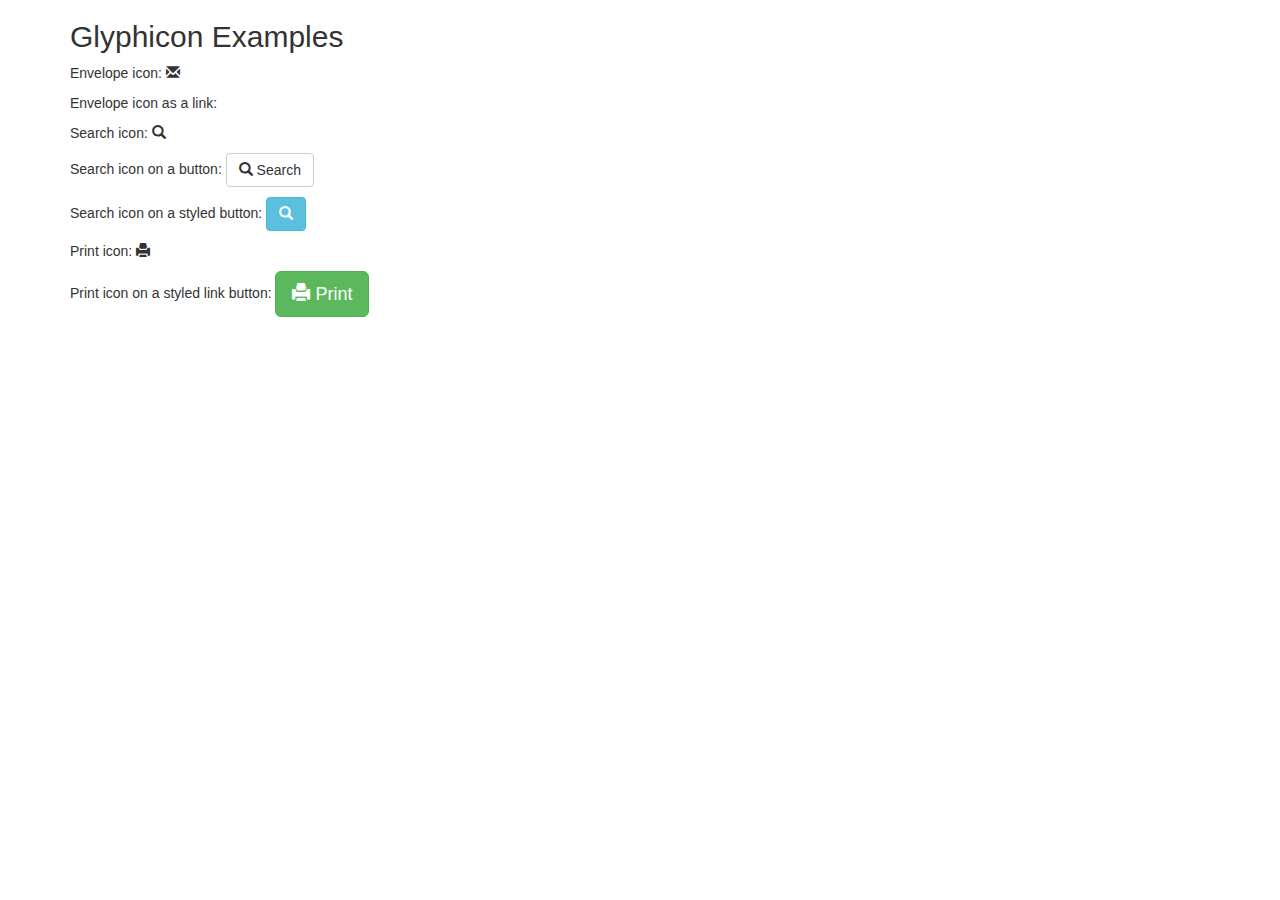
<file: try.html>
<!DOCTYPE html>
<html lang="en">
<head>
  <title>Bootstrap Example</title>
  <meta charset="utf-8">
  <meta name="viewport" content="width=device-width, initial-scale=1">
  <link rel="stylesheet" href="https://maxcdn.bootstrapcdn.com/bootstrap/3.3.7/css/bootstrap.min.css">
  <script src="https://ajax.googleapis.com/ajax/libs/jquery/3.3.1/jquery.min.js"></script>
  <script src="https://maxcdn.bootstrapcdn.com/bootstrap/3.3.7/js/bootstrap.min.js"></script>
</head>
<body>

<div class="container">
  <h2>Glyphicon Examples</h2>
  <p>Envelope icon: <span class="glyphicon glyphicon-envelope"></span></p>    
  <p>Envelope icon as a link:
    <a href="#"><span class="glyphicon glyphicon-key"></span></a>
  </p>
  <p>Search icon: <span class="glyphicon glyphicon-search"></span></p>
  <p>Search icon on a button:
    <button type="button" class="btn btn-default">
      <span class="glyphicon glyphicon-search"></span> Search
    </button>
  </p>
  <p>Search icon on a styled button:
    <button type="button" class="btn btn-info">
      <span class="glyphicon glyphicon-search"></span> 
    </button>
  </p>
  <p>Print icon: <span class="glyphicon glyphicon-print"></span></p>      
  <p>Print icon on a styled link button:
    <a href="#" class="btn btn-success btn-lg">
      <span class="glyphicon glyphicon-print"></span> Print 
    </a>
  </p> 
</div>

</body>
</html>
</file>
<file: styles/main.css>
body {
    font-family: 'Raleway', sans-serif;
    background-color: black;
    color: white;
}

.btn-primary {
    background-color: #4DFFDB;
    color: #343a40;
    font-weight: bold;
}

ul#menuNavbar a {
    font-size: 18px;
    font-weight: bold;
    color: #4DFFDB;
}

#footer {
    font-size: 12px;
}

#footer a {
    color: white;
    text-decoration: none;
}
</file>
<file: styles/index.css>
html, body {
    height: 100%;
}

div#homeCarousel, div.carousel-inner, div.carousel-item {
    height: 100%;
}

div#homeCarousel {
    z-index: 5;
}

div.carousel-img {
    height: 100%;
    background-position: center;
    background-repeat: no-repeat;
    background-size: cover;
}
</file>
<file: styles/contacts.css>
.bg1 {
    width: 100%;
    height: 400px;
}

#kanan {
    padding-left: 50px;
}

.ipt1 {
    width: 500px;
    margin-bottom: 30px;
}

.ipt2 {
    width: 500px;
    height: 250px;
    margin-bottom: 50px;
}
</file>
<file: product_manager.css>
div.container {
    margin-top: 20px;
}

div#productListing {
    margin-top: 20px;
}
</file>
<file: styles/perels.css>
div.item-price {
    color: rgb(255, 255, 255);
    background-color: black;
}
.ggwp{
    color: #4dffdb;
    font-size: 2rem;
}
.ggwp-button{
    background-color: #4dffdb;
}
.list-text{
    color: rgb(190, 190, 190);
}

.list-text:hover{
    text-decoration: none;
    color: #4dffdb; 
}
.zoom{
    background-color:transparent;
    transition: transform .2s; 
    margin: 0 auto;
}
.zoom:hover{
    transform: scale(1.3);
    z-index: 50;
}
.carding{
    margin: 15px;
    border: none;
}
.cardp{
    background-color: transparent;
    border-left-color: #4dffdb;
    border-width: 0.25rem;
    margin-left: 1rem;
    padding-left: 0.75rem;
}
.cardtext{
    color: rgb(190, 190, 190);
    background-color: black;
}
.cardtext:hover{
    color: #4dffdb;
}
body{
    background-color: black;
}
</file>
<file: perels.css>
div.item-price {
    color: rgb(255, 255, 255);
    background-color: black;
}
.ggwp{
    color: #4dffdb;
    font-size: 2rem;
}
.ggwp-button{
    background-color: #4dffdb;
}
.list-text{
    color: rgb(190, 190, 190);
}

.list-text:hover{
    text-decoration: none;
    color: #4dffdb; 
}
.zoom{
    background-color:transparent;
    transition: transform .2s; 
    margin: 0 auto;
}
.zoom:hover{
    transform: scale(1.3);
    z-index: 50;
}
.carding{
    margin: 15px;
    border: none;
}
.cardp{
    background-color: transparent;
    border-left-color: #4dffdb;
    border-width: 0.25rem;
    margin-left: 1rem;
    padding-left: 0.75rem;
}
.cardtext{
    color: rgb(190, 190, 190);
    background-color: black;
}
.cardtext:hover{
    color: #4dffdb;
}
body{
    background-color: black;
}
</file>
